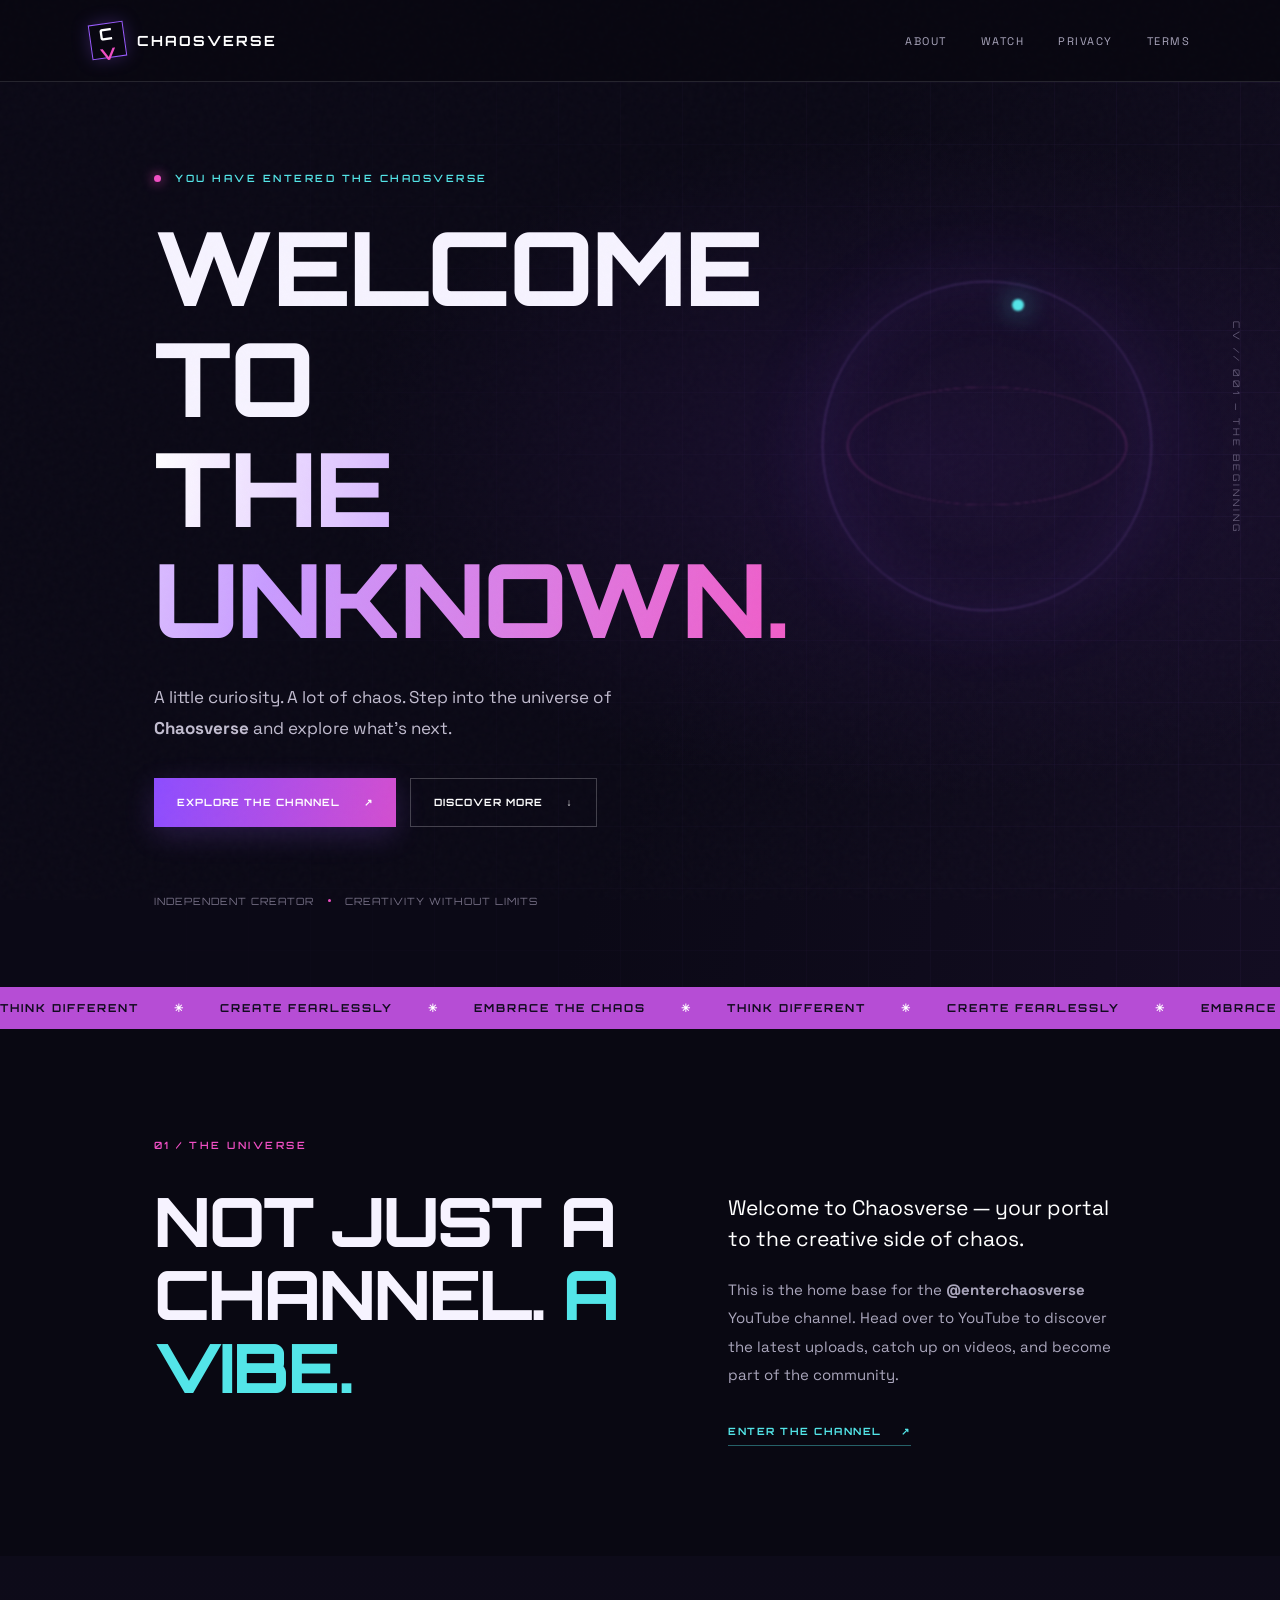
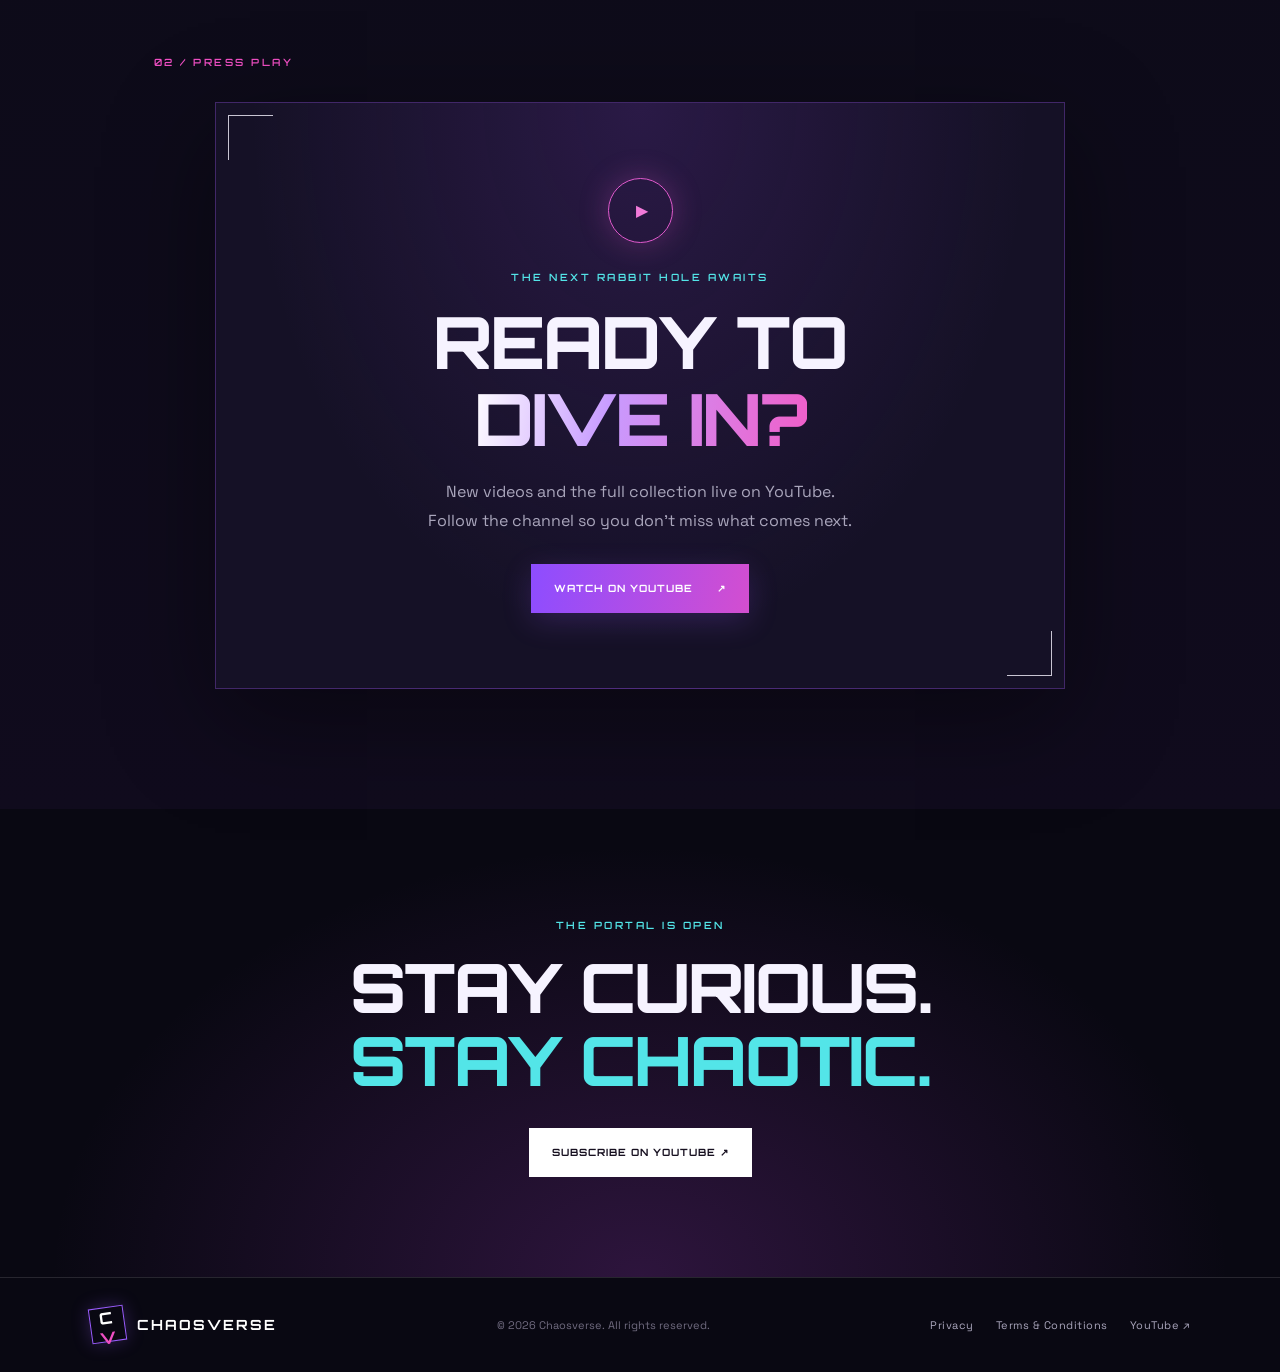
<file: index.html>
<!doctype html>
<html lang="en">
<head>
  <meta charset="utf-8"><meta name="viewport" content="width=device-width,initial-scale=1">
  <meta name="description" content="Enter Chaosverse — videos, ideas and creative chaos. Visit the Chaosverse YouTube channel.">
  <meta name="theme-color" content="#090812">
  <title>CHAOSVERSE — Enter the Unknown</title>
  <link rel="preconnect" href="https://fonts.googleapis.com">
  <link rel="preconnect" href="https://fonts.gstatic.com" crossorigin>
  <link href="https://fonts.googleapis.com/css2?family=Space+Grotesk:wght@400;500;600;700&family=Orbitron:wght@500;600;700;800&display=swap" rel="stylesheet">
  <link rel="stylesheet" href="assets/style.css">
</head>
<body>
  <div class="noise"></div>
  <header class="site-header">
    <a class="brand" href="index.html"><span class="brand-mark">C<span>V</span></span><span>CHAOSVERSE</span></a>
    <button class="menu-toggle" aria-label="Toggle navigation" aria-expanded="false">☰</button>
    <nav class="nav"><a href="#about">ABOUT</a><a href="#watch">WATCH</a><a href="privacy.html">PRIVACY</a><a href="terms.html">TERMS</a></nav>
  </header>
  <main>
    <section class="hero">
      <div class="hero-grid"></div><div class="orb orb-one"></div><div class="orb orb-two"></div>
      <div class="hero-content">
        <p class="eyebrow"><span class="pulse"></span> YOU HAVE ENTERED THE CHAOSVERSE</p>
        <h1>WELCOME TO<br><span class="gradient-text">THE UNKNOWN.</span></h1>
        <p class="hero-copy">A little curiosity. A lot of chaos. Step into the universe of <strong>Chaosverse</strong> and explore what’s next.</p>
        <div class="hero-actions">
          <a class="button button-primary" href="https://www.youtube.com/@enterchaosverse" target="_blank" rel="noopener noreferrer">EXPLORE THE CHANNEL <span>↗</span></a>
          <a class="button button-ghost" href="#about">DISCOVER MORE <span>↓</span></a>
        </div>
        <div class="hero-meta"><span>INDEPENDENT CREATOR</span><i></i><span>CREATIVITY WITHOUT LIMITS</span></div>
      </div>
      <div class="hero-side-label">CV // 001 — THE BEGINNING</div>
    </section>

    <section class="ticker" aria-label="Chaosverse motto"><div>THINK DIFFERENT <b>✳</b> CREATE FEARLESSLY <b>✳</b> EMBRACE THE CHAOS <b>✳</b> THINK DIFFERENT <b>✳</b> CREATE FEARLESSLY <b>✳</b> EMBRACE THE CHAOS <b>✳</b></div></section>

    <section class="section about-section" id="about">
      <div class="section-kicker">01 / THE UNIVERSE</div>
      <div class="about-layout">
        <div><h2>NOT JUST A<br>CHANNEL. <span class="accent">A VIBE.</span></h2></div>
        <div class="about-copy"><p class="lead">Welcome to Chaosverse — your portal to the creative side of chaos.</p><p>This is the home base for the <strong>@enterchaosverse</strong> YouTube channel. Head over to YouTube to discover the latest uploads, catch up on videos, and become part of the community.</p><a class="text-link" href="https://www.youtube.com/@enterchaosverse" target="_blank" rel="noopener noreferrer">ENTER THE CHANNEL <span>↗</span></a></div>
      </div>
    </section>

    <section class="watch-section" id="watch">
      <div class="section watch-inner">
        <div class="section-kicker">02 / PRESS PLAY</div>
        <div class="watch-card">
          <div class="play-symbol"><span>▶</span></div>
          <p class="eyebrow">THE NEXT RABBIT HOLE AWAITS</p>
          <h2>READY TO<br><span class="gradient-text">DIVE IN?</span></h2>
          <p>New videos and the full collection live on YouTube. Follow the channel so you don’t miss what comes next.</p>
          <a class="button button-primary" href="https://www.youtube.com/@enterchaosverse" target="_blank" rel="noopener noreferrer">WATCH ON YOUTUBE <span>↗</span></a>
          <div class="card-corner corner-tl"></div><div class="card-corner corner-br"></div>
        </div>
      </div>
    </section>
    <section class="final-cta"><p class="eyebrow">THE PORTAL IS OPEN</p><h2>STAY CURIOUS.<br><span class="accent">STAY CHAOTIC.</span></h2><a href="https://www.youtube.com/@enterchaosverse" target="_blank" rel="noopener noreferrer" class="button button-light">SUBSCRIBE ON YOUTUBE ↗</a></section>
  </main>
  <footer class="footer"><a class="brand" href="index.html"><span class="brand-mark">C<span>V</span></span><span>CHAOSVERSE</span></a><span class="copyright">© <span id="year"></span> Chaosverse. All rights reserved.</span><div class="footer-links"><a href="privacy.html">Privacy</a><a href="terms.html">Terms & Conditions</a><a href="https://www.youtube.com/@enterchaosverse" target="_blank" rel="noopener noreferrer">YouTube ↗</a></div></footer>
  <script src="assets/script.js"></script>
</body></html>
</file>
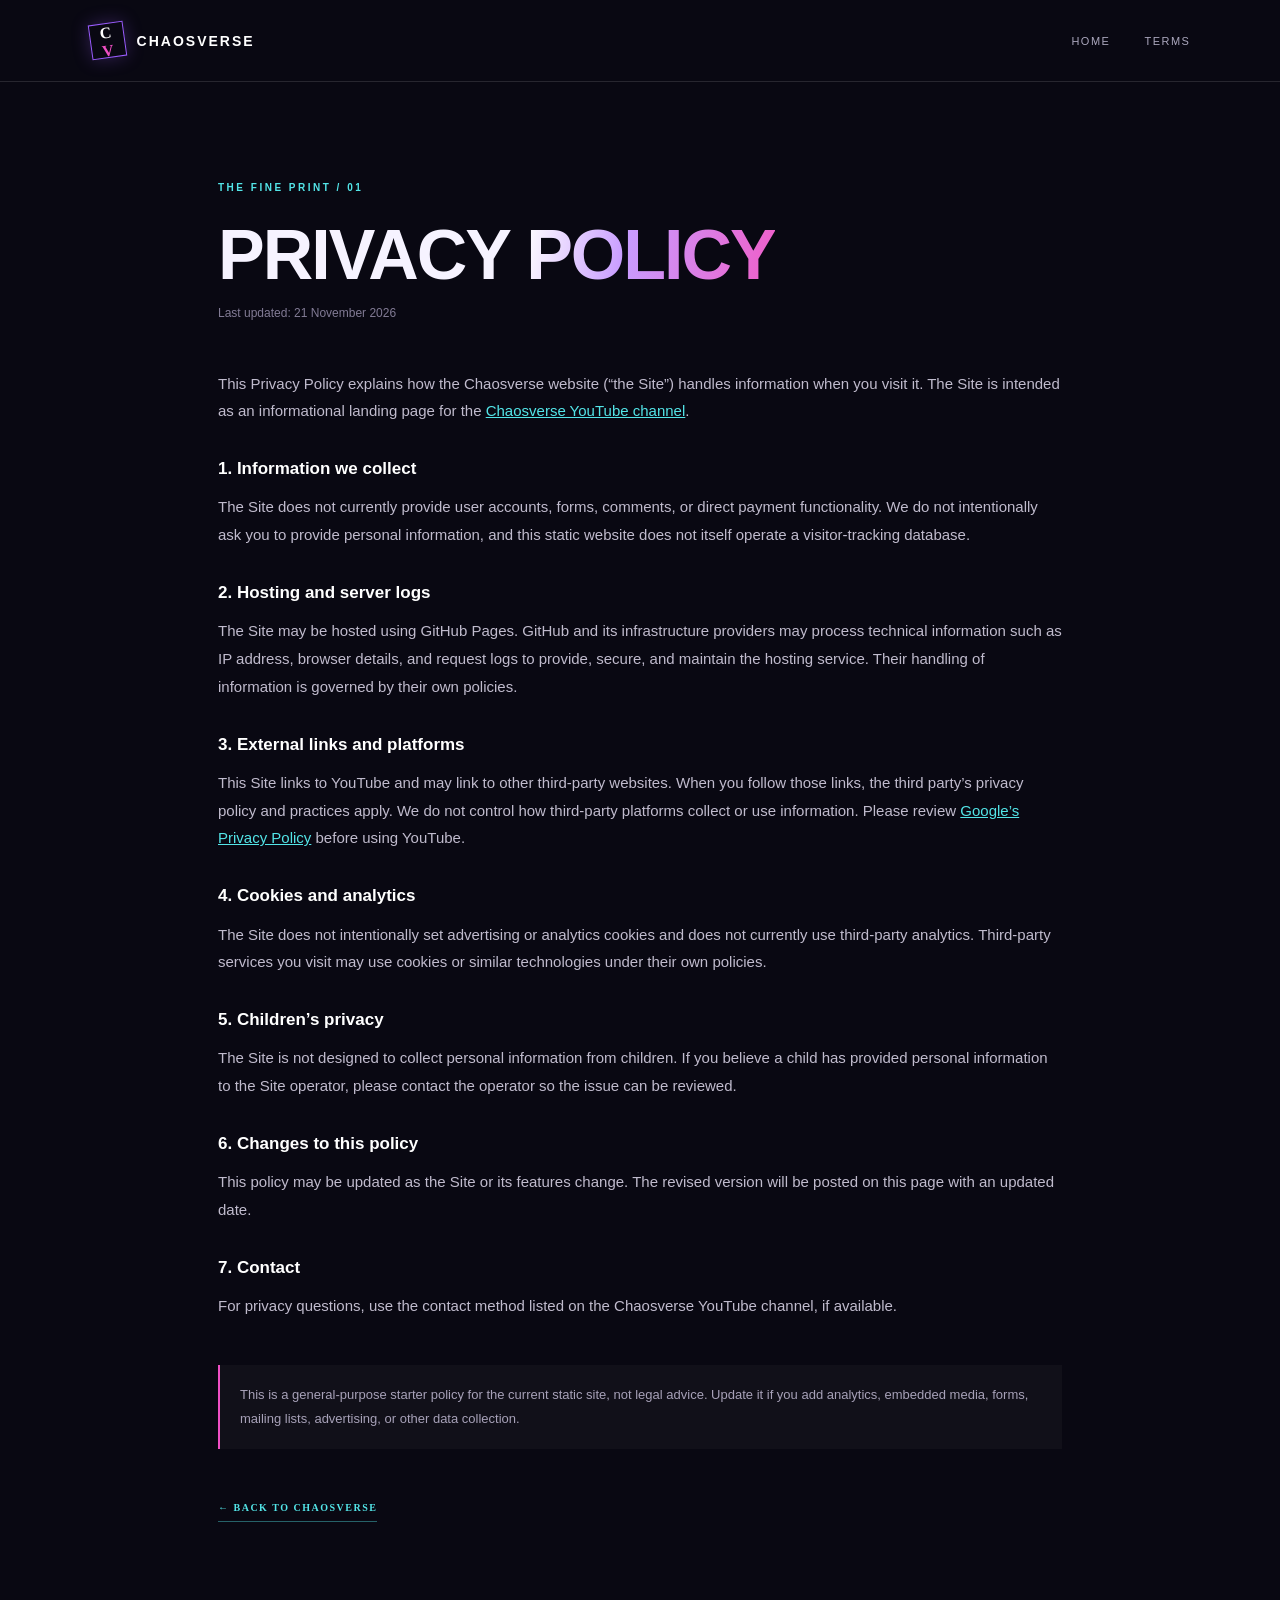
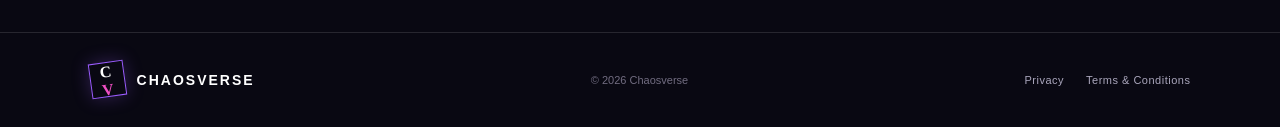
<file: privacy.html>
<!doctype html>
<html lang="en"><head><meta charset="utf-8"><meta name="viewport" content="width=device-width,initial-scale=1"><meta name="theme-color" content="#090812"><title>Privacy Policy — Chaosverse</title><link rel="stylesheet" href="assets/style.css"></head>
<body class="legal-page"><header class="site-header"><a class="brand" href="index.html"><span class="brand-mark">C<span>V</span></span><span>CHAOSVERSE</span></a><nav class="nav"><a href="index.html">HOME</a><a href="terms.html">TERMS</a></nav></header>
<main class="legal-wrap"><p class="eyebrow">THE FINE PRINT / 01</p><h1>PRIVACY <span class="gradient-text">POLICY</span></h1><p class="updated">Last updated: 21 November 2026</p>
<div class="legal-content">
<p>This Privacy Policy explains how the Chaosverse website (“the Site”) handles information when you visit it. The Site is intended as an informational landing page for the <a href="https://www.youtube.com/@enterchaosverse" target="_blank" rel="noopener noreferrer">Chaosverse YouTube channel</a>.</p>
<h2>1. Information we collect</h2><p>The Site does not currently provide user accounts, forms, comments, or direct payment functionality. We do not intentionally ask you to provide personal information, and this static website does not itself operate a visitor-tracking database.</p>
<h2>2. Hosting and server logs</h2><p>The Site may be hosted using GitHub Pages. GitHub and its infrastructure providers may process technical information such as IP address, browser details, and request logs to provide, secure, and maintain the hosting service. Their handling of information is governed by their own policies.</p>
<h2>3. External links and platforms</h2><p>This Site links to YouTube and may link to other third-party websites. When you follow those links, the third party’s privacy policy and practices apply. We do not control how third-party platforms collect or use information. Please review <a href="https://policies.google.com/privacy" target="_blank" rel="noopener noreferrer">Google’s Privacy Policy</a> before using YouTube.</p>
<h2>4. Cookies and analytics</h2><p>The Site does not intentionally set advertising or analytics cookies and does not currently use third-party analytics. Third-party services you visit may use cookies or similar technologies under their own policies.</p>
<h2>5. Children’s privacy</h2><p>The Site is not designed to collect personal information from children. If you believe a child has provided personal information to the Site operator, please contact the operator so the issue can be reviewed.</p>
<h2>6. Changes to this policy</h2><p>This policy may be updated as the Site or its features change. The revised version will be posted on this page with an updated date.</p>
<h2>7. Contact</h2><p>For privacy questions, use the contact method listed on the Chaosverse YouTube channel, if available.</p>
<p class="legal-note">This is a general-purpose starter policy for the current static site, not legal advice. Update it if you add analytics, embedded media, forms, mailing lists, advertising, or other data collection.</p>
</div><a class="text-link" href="index.html">← BACK TO CHAOSVERSE</a></main>
<footer class="footer"><a class="brand" href="index.html"><span class="brand-mark">C<span>V</span></span><span>CHAOSVERSE</span></a><span class="copyright">© <span id="year"></span> Chaosverse</span><div class="footer-links"><a href="privacy.html">Privacy</a><a href="terms.html">Terms & Conditions</a></div></footer><script src="assets/script.js"></script></body></html>
</file>
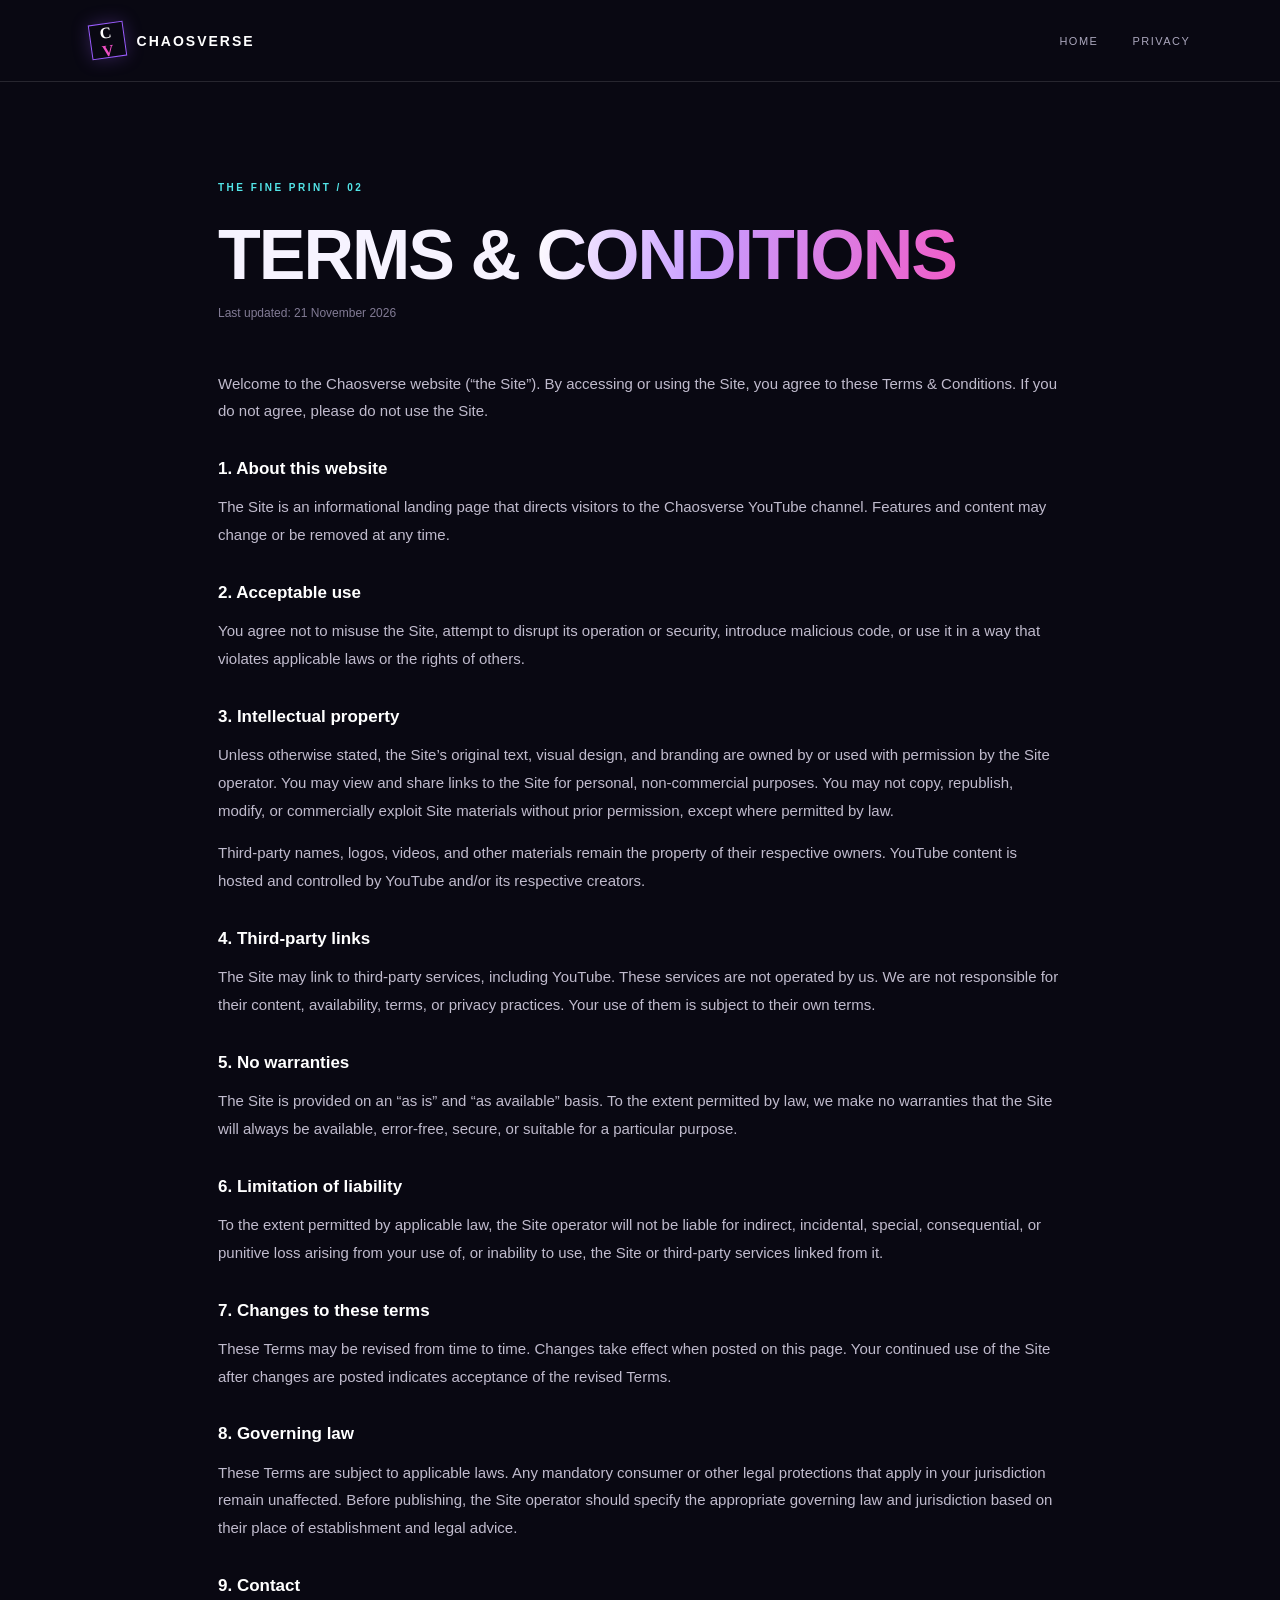
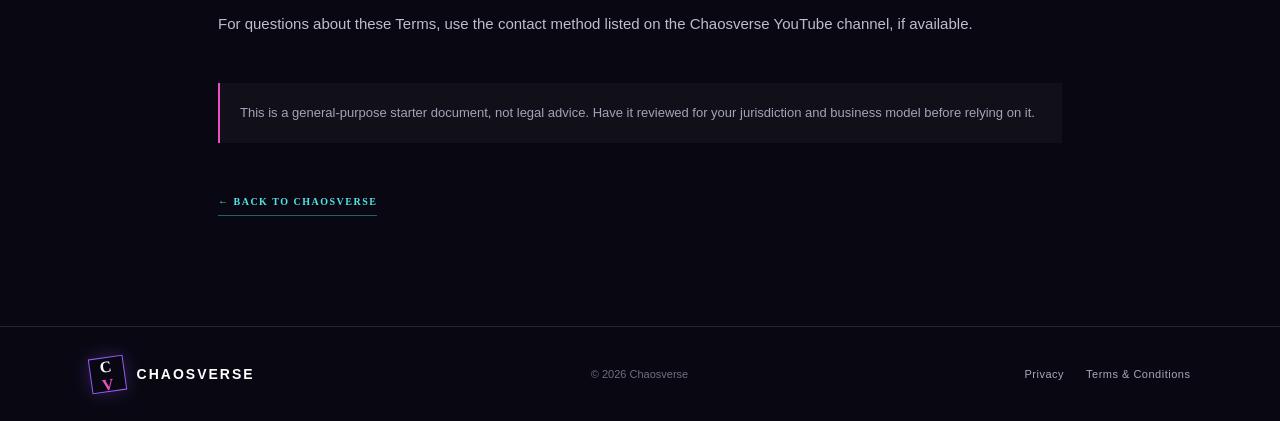
<file: terms.html>
<!doctype html>
<html lang="en"><head><meta charset="utf-8"><meta name="viewport" content="width=device-width,initial-scale=1"><meta name="theme-color" content="#090812"><title>Terms & Conditions — Chaosverse</title><link rel="stylesheet" href="assets/style.css"></head>
<body class="legal-page"><header class="site-header"><a class="brand" href="index.html"><span class="brand-mark">C<span>V</span></span><span>CHAOSVERSE</span></a><nav class="nav"><a href="index.html">HOME</a><a href="privacy.html">PRIVACY</a></nav></header>
<main class="legal-wrap"><p class="eyebrow">THE FINE PRINT / 02</p><h1>TERMS & <span class="gradient-text">CONDITIONS</span></h1><p class="updated">Last updated: 21 November 2026</p>
<div class="legal-content">
<p>Welcome to the Chaosverse website (“the Site”). By accessing or using the Site, you agree to these Terms & Conditions. If you do not agree, please do not use the Site.</p>
<h2>1. About this website</h2><p>The Site is an informational landing page that directs visitors to the Chaosverse YouTube channel. Features and content may change or be removed at any time.</p>
<h2>2. Acceptable use</h2><p>You agree not to misuse the Site, attempt to disrupt its operation or security, introduce malicious code, or use it in a way that violates applicable laws or the rights of others.</p>
<h2>3. Intellectual property</h2><p>Unless otherwise stated, the Site’s original text, visual design, and branding are owned by or used with permission by the Site operator. You may view and share links to the Site for personal, non-commercial purposes. You may not copy, republish, modify, or commercially exploit Site materials without prior permission, except where permitted by law.</p><p>Third-party names, logos, videos, and other materials remain the property of their respective owners. YouTube content is hosted and controlled by YouTube and/or its respective creators.</p>
<h2>4. Third-party links</h2><p>The Site may link to third-party services, including YouTube. These services are not operated by us. We are not responsible for their content, availability, terms, or privacy practices. Your use of them is subject to their own terms.</p>
<h2>5. No warranties</h2><p>The Site is provided on an “as is” and “as available” basis. To the extent permitted by law, we make no warranties that the Site will always be available, error-free, secure, or suitable for a particular purpose.</p>
<h2>6. Limitation of liability</h2><p>To the extent permitted by applicable law, the Site operator will not be liable for indirect, incidental, special, consequential, or punitive loss arising from your use of, or inability to use, the Site or third-party services linked from it.</p>
<h2>7. Changes to these terms</h2><p>These Terms may be revised from time to time. Changes take effect when posted on this page. Your continued use of the Site after changes are posted indicates acceptance of the revised Terms.</p>
<h2>8. Governing law</h2><p>These Terms are subject to applicable laws. Any mandatory consumer or other legal protections that apply in your jurisdiction remain unaffected. Before publishing, the Site operator should specify the appropriate governing law and jurisdiction based on their place of establishment and legal advice.</p>
<h2>9. Contact</h2><p>For questions about these Terms, use the contact method listed on the Chaosverse YouTube channel, if available.</p>
<p class="legal-note">This is a general-purpose starter document, not legal advice. Have it reviewed for your jurisdiction and business model before relying on it.</p>
</div><a class="text-link" href="index.html">← BACK TO CHAOSVERSE</a></main>
<footer class="footer"><a class="brand" href="index.html"><span class="brand-mark">C<span>V</span></span><span>CHAOSVERSE</span></a><span class="copyright">© <span id="year"></span> Chaosverse</span><div class="footer-links"><a href="privacy.html">Privacy</a><a href="terms.html">Terms & Conditions</a></div></footer><script src="assets/script.js"></script></body></html>
</file>
<file: assets/style.css>
:root{--bg:#090812;--panel:#111020;--text:#f6f3ff;--muted:#aaa6bc;--purple:#9b5cff;--pink:#f04fc4;--cyan:#53e5e8;--line:rgba(255,255,255,.12)}*{box-sizing:border-box}html{scroll-behavior:smooth}body{margin:0;background:var(--bg);color:var(--text);font-family:'Space Grotesk',sans-serif;overflow-x:hidden}.noise{position:fixed;inset:0;pointer-events:none;opacity:.035;z-index:5;background-image:url("data:image/svg+xml,%3Csvg viewBox='0 0 180 180' xmlns='http://www.w3.org/2000/svg'%3E%3Cfilter id='n'%3E%3CfeTurbulence type='fractalNoise' baseFrequency='.9' numOctaves='3' stitchTiles='stitch'/%3E%3C/filter%3E%3Crect width='100%25' height='100%25' filter='url(%23n)' opacity='.6'/%3E%3C/svg%3E")}.site-header{height:82px;padding:0 7vw;display:flex;align-items:center;justify-content:space-between;border-bottom:1px solid var(--line);position:relative;z-index:10;background:rgba(9,8,18,.8)}.brand{display:flex;align-items:center;gap:12px;text-decoration:none;color:white;font:700 14px Orbitron,sans-serif;letter-spacing:2px}.brand-mark{width:35px;height:35px;border:1px solid var(--purple);display:grid;place-items:center;color:white;font:800 16px Orbitron;transform:rotate(-8deg);box-shadow:0 0 18px #9b5cff44}.brand-mark span{color:var(--pink)}.nav{display:flex;gap:34px}.nav a,.footer-links a{font-size:11px;letter-spacing:1.5px;color:var(--muted);text-decoration:none;transition:.2s}.nav a:hover,.footer-links a:hover{color:white}.menu-toggle{display:none;background:none;border:0;color:white;font-size:24px}.hero{min-height:690px;position:relative;display:flex;align-items:center;padding:80px 12vw;overflow:hidden;background:radial-gradient(ellipse at 72% 42%,#3b1c6555,transparent 45%),linear-gradient(110deg,#0b0916,#0b0916 55%,#130d22)}.hero-grid{position:absolute;inset:0;opacity:.18;background-image:linear-gradient(rgba(173,119,255,.22) 1px,transparent 1px),linear-gradient(90deg,rgba(173,119,255,.22) 1px,transparent 1px);background-size:62px 62px;mask-image:linear-gradient(90deg,transparent,black)}.hero-content{position:relative;z-index:2;max-width:760px}.eyebrow,.section-kicker{font:600 10px Orbitron,sans-serif;letter-spacing:2.5px;color:var(--cyan)}.pulse{display:inline-block;width:7px;height:7px;border-radius:50%;background:var(--pink);box-shadow:0 0 12px var(--pink);margin-right:9px}h1,h2{font-family:Orbitron,sans-serif;font-weight:800;letter-spacing:-2px;line-height:1.08}h1{font-size:clamp(48px,8vw,104px);margin:28px 0}.gradient-text{background:linear-gradient(100deg,#fff 0%,#c89cff 40%,#f05dc8 100%);background-clip:text;color:transparent}.hero-copy{max-width:480px;color:#c2bdd0;font-size:17px;line-height:1.8}.hero-actions{display:flex;gap:14px;flex-wrap:wrap;margin-top:34px}.button{min-height:49px;padding:0 23px;display:inline-flex;align-items:center;justify-content:center;gap:24px;text-decoration:none;font:700 10px Orbitron,sans-serif;letter-spacing:1px;transition:.25s}.button-primary{background:linear-gradient(100deg,#8d4dff,#d34ed0);color:white;box-shadow:0 8px 30px #9b5cff33}.button-primary:hover{transform:translateY(-3px);box-shadow:0 12px 35px #9b5cff66}.button-ghost{border:1px solid #ffffff3a;color:white}.button-ghost:hover{border-color:var(--cyan);color:var(--cyan)}.hero-meta{display:flex;align-items:center;gap:14px;margin-top:68px;color:#777187;font:10px Orbitron;letter-spacing:1px}.hero-meta i{height:3px;width:3px;border-radius:50%;background:var(--pink)}.orb{position:absolute;border-radius:50%;filter:blur(1px);pointer-events:none}.orb-one{width:330px;height:330px;right:10%;top:22%;border:1px solid #bb76ff55;box-shadow:inset 0 0 70px #8c48ff18,0 0 90px #8c48ff18}.orb-one:before,.orb-one:after{content:'';position:absolute;inset:24px;border:1px solid #f05dc833;border-radius:50%;transform:rotateX(65deg) rotate(-30deg)}.orb-one:after{transform:rotateX(65deg) rotate(55deg)}.orb-two{width:12px;height:12px;background:var(--cyan);right:20%;top:24%;box-shadow:0 0 25px var(--cyan)}.hero-side-label{position:absolute;right:3%;bottom:50%;writing-mode:vertical-rl;color:#655c79;font:9px Orbitron;letter-spacing:3px}.ticker{overflow:hidden;background:#b64dd5;color:#120b20;padding:14px 0;font:700 11px Orbitron;letter-spacing:2px;white-space:nowrap}.ticker div{width:max-content;animation:marquee 28s linear infinite}.ticker b{padding:0 30px;color:#fff}@keyframes marquee{to{transform:translateX(-50%)}}.section{padding:110px 12vw}.section-kicker{margin-bottom:34px;color:var(--pink)}.about-layout{display:grid;grid-template-columns:1.1fr .9fr;gap:9%;align-items:start}.about-layout h2,.watch-card h2,.final-cta h2{font-size:clamp(38px,5.4vw,68px);margin:0}.accent{color:var(--cyan)}.about-copy{padding-top:7px;color:var(--muted);line-height:1.9;font-size:15px}.about-copy .lead{font-size:21px;color:white;line-height:1.5;margin-top:0}.text-link{display:inline-block;margin-top:20px;color:var(--cyan);text-decoration:none;font:700 10px Orbitron;letter-spacing:1.5px;border-bottom:1px solid #53e5e866;padding-bottom:8px}.text-link span{margin-left:15px}.watch-section{background:linear-gradient(180deg,#0d0b19,#100b1d)}.watch-inner{padding-top:100px;padding-bottom:120px}.watch-card{position:relative;text-align:center;max-width:850px;margin:0 auto;padding:75px 25px;background:radial-gradient(ellipse at 50% 0%,#7e3bc533,transparent 65%),#151126;border:1px solid #a65bff4d;box-shadow:0 30px 100px #0006;overflow:hidden}.watch-card h2{margin:20px 0;font-size:clamp(40px,6vw,72px)}.watch-card>p:not(.eyebrow){max-width:440px;margin:0 auto 28px;color:var(--muted);line-height:1.8}.play-symbol{width:65px;height:65px;border:1px solid #e35bcf;border-radius:50%;display:grid;place-items:center;margin:0 auto 28px;color:#f27ad9;box-shadow:0 0 30px #e35bcf44}.play-symbol span{margin-left:4px}.card-corner{position:absolute;width:45px;height:45px;border-color:var(--cyan);opacity:.8}.corner-tl{top:12px;left:12px;border-top:1px solid;border-left:1px solid}.corner-br{bottom:12px;right:12px;border-bottom:1px solid;border-right:1px solid}.final-cta{text-align:center;padding:100px 20px;background:radial-gradient(ellipse at 50% 100%,#762d9255,transparent 65%),#090812}.final-cta h2{margin:20px 0 30px}.button-light{background:white;color:#171020}.footer{min-height:95px;border-top:1px solid var(--line);padding:25px 7vw;display:flex;align-items:center;justify-content:space-between;gap:20px}.copyright{font-size:11px;color:#716c80}.footer-links{display:flex;gap:22px}.footer-links a{letter-spacing:.5px}.legal-wrap{max-width:900px;margin:0 auto;padding:90px 28px 110px}.legal-wrap h1{font-size:clamp(38px,6vw,70px);margin:25px 0 12px}.updated{color:#827b95;font-size:12px;margin-bottom:50px}.legal-content{color:#c0bbcd;line-height:1.85;font-size:15px}.legal-content h2{font-size:17px;letter-spacing:0;color:white;margin:35px 0 8px}.legal-content a{color:var(--cyan)}.legal-note{margin-top:45px;padding:18px 20px;border-left:2px solid var(--pink);background:#ffffff08;color:#a7a1b8;font-size:13px}.legal-wrap>.text-link{margin-top:40px}@media(max-width:700px){.site-header{height:70px;padding:0 6vw}.menu-toggle{display:block}.nav{display:none;position:absolute;top:69px;left:0;right:0;background:#100d1d;padding:25px 7vw;flex-direction:column;gap:22px;border-bottom:1px solid var(--line)}.nav.open{display:flex}.hero{min-height:650px;padding:75px 7vw}.hero h1{font-size:clamp(45px,13vw,76px)}.orb-one{width:210px;height:210px;right:-70px;top:12%;opacity:.65}.hero-side-label{display:none}.hero-meta{margin-top:48px;flex-wrap:wrap;font-size:8px}.section{padding:75px 7vw}.about-layout{grid-template-columns:1fr;gap:25px}.watch-inner{padding-top:75px;padding-bottom:80px}.watch-card{padding:60px 20px}.footer{padding:28px 7vw;flex-wrap:wrap}.copyright{order:3;width:100%}.footer-links{gap:14px}.footer-links a{font-size:10px}.legal-wrap{padding:65px 7vw 80px}}
</file>
